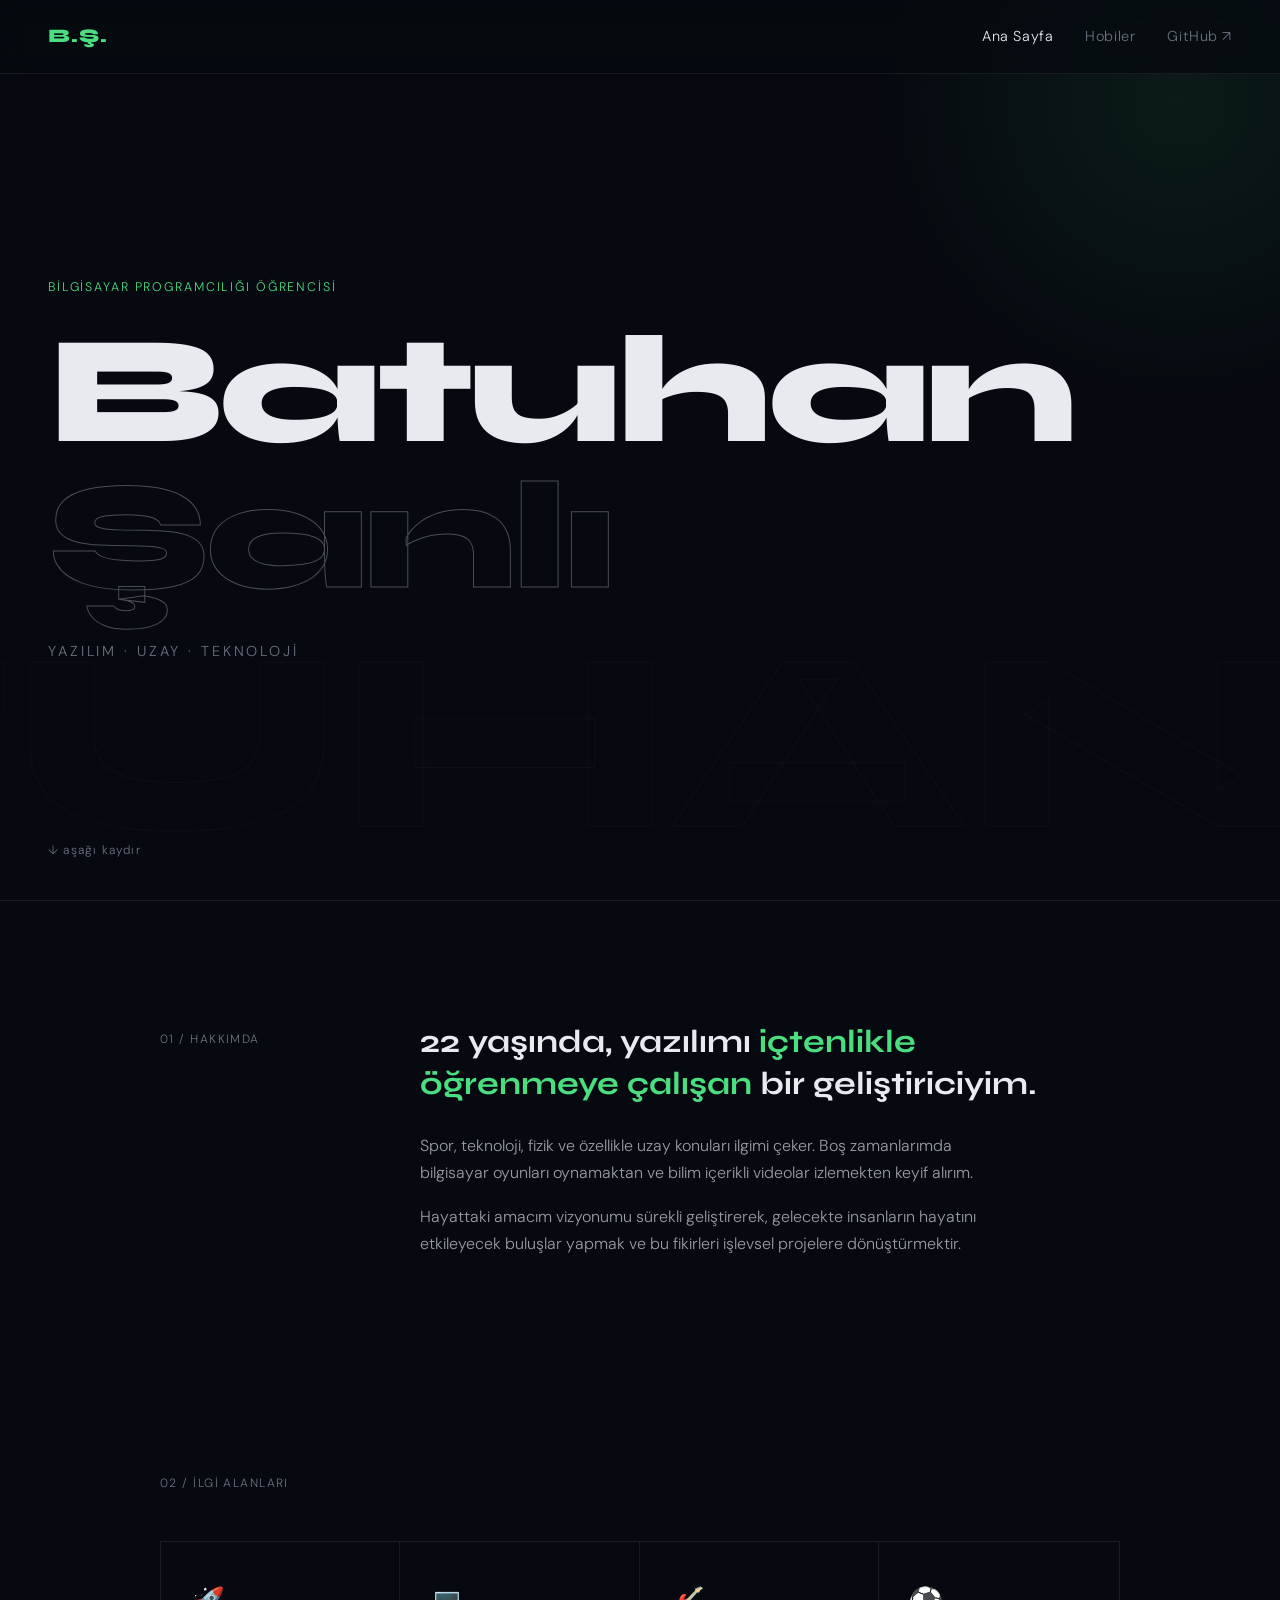
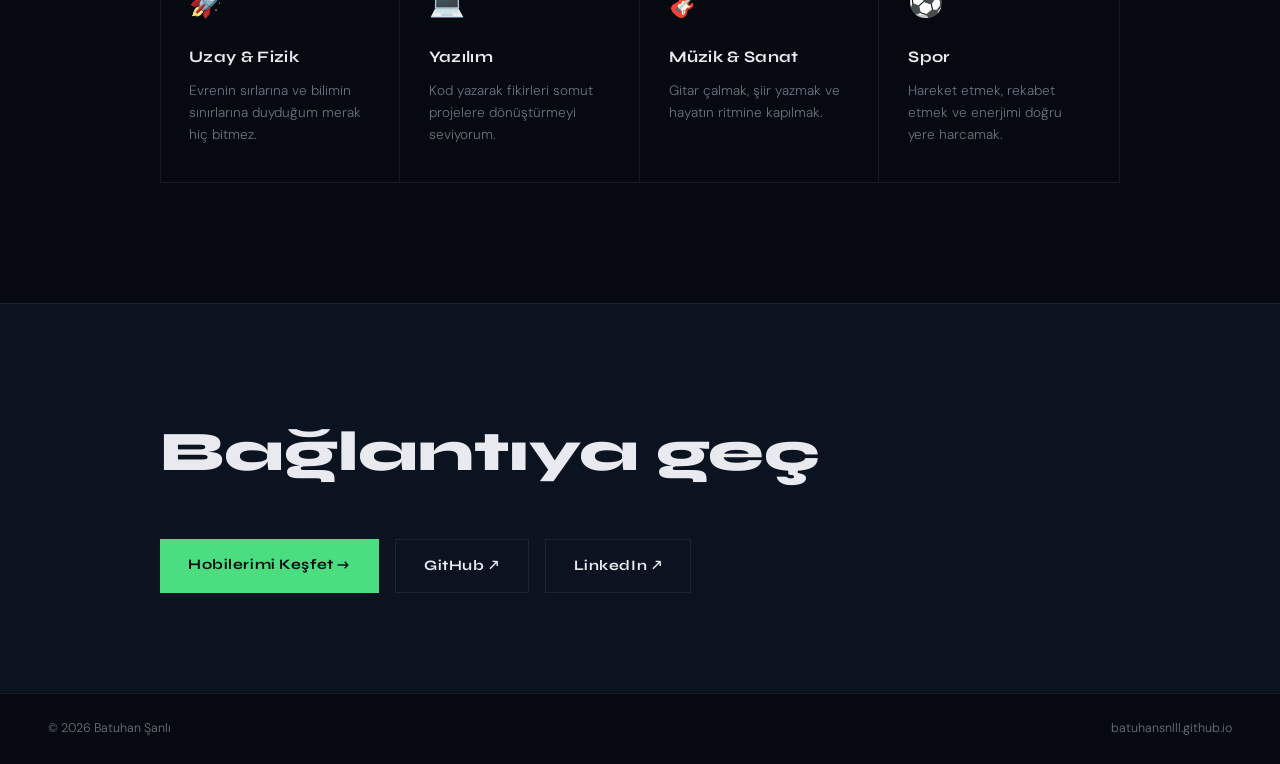
<file: index.html>
<!DOCTYPE html>
<html lang="tr">
<head>
    <meta charset="UTF-8">
    <meta name="viewport" content="width=device-width, initial-scale=1.0">
    <title>Batuhan Şanlı</title>
    <link rel="stylesheet" href="style.css">
    <link rel="preconnect" href="https://fonts.googleapis.com">
    <link href="https://fonts.googleapis.com/css2?family=Syne:wght@400;700;800&family=DM+Sans:ital,wght@0,300;0,400;1,300&display=swap" rel="stylesheet">
</head>
<body>

<nav>
    <span class="nav-logo">B.Ş.</span>
    <div class="nav-links">
        <a href="index.html" class="active">Ana Sayfa</a>
        <a href="hobiler.html">Hobiler</a>
        <a href="https://github.com/batuhansnlll" target="_blank">GitHub ↗</a>
    </div>
</nav>

<main>
    <section class="hero">
        <div class="hero-tag">Bilgisayar Programcılığı Öğrencisi</div>
        <h1 class="hero-title">
            <span class="line line1">Batuhan</span>
            <span class="line line2">Şanlı</span>
        </h1>
        <p class="hero-sub">Yazılım · Uzay · Teknoloji</p>
        <div class="hero-scroll">↓ aşağı kaydır</div>
        <div class="hero-bg-text" aria-hidden="true">BATUHAN</div>
    </section>

    <section class="about">
        <div class="about-grid">
            <div class="about-label">
                <span>01 / Hakkımda</span>
            </div>
            <div class="about-content">
                <p class="about-big">
                    22 yaşında, yazılımı <em>içtenlikle öğrenmeye çalışan</em> bir geliştiriciyim.
                </p>
                <p class="about-body">
                    Spor, teknoloji, fizik ve özellikle uzay konuları ilgimi çeker.
                    Boş zamanlarımda bilgisayar oyunları oynamaktan ve bilim içerikli
                    videolar izlemekten keyif alırım.
                </p>
                <p class="about-body">
                    Hayattaki amacım vizyonumu sürekli geliştirerek, gelecekte insanların
                    hayatını etkileyecek buluşlar yapmak ve bu fikirleri işlevsel projelere
                    dönüştürmektir.
                </p>
            </div>
        </div>
    </section>

    <section class="interests">
        <div class="interests-label">02 / İlgi Alanları</div>
        <div class="interests-grid">
            <div class="interest-card">
                <span class="interest-icon">🚀</span>
                <h3>Uzay & Fizik</h3>
                <p>Evrenin sırlarına ve bilimin sınırlarına duyduğum merak hiç bitmez.</p>
            </div>
            <div class="interest-card">
                <span class="interest-icon">💻</span>
                <h3>Yazılım</h3>
                <p>Kod yazarak fikirleri somut projelere dönüştürmeyi seviyorum.</p>
            </div>
            <div class="interest-card">
                <span class="interest-icon">🎸</span>
                <h3>Müzik & Sanat</h3>
                <p>Gitar çalmak, şiir yazmak ve hayatın ritmine kapılmak.</p>
            </div>
            <div class="interest-card">
                <span class="interest-icon">⚽</span>
                <h3>Spor</h3>
                <p>Hareket etmek, rekabet etmek ve enerjimi doğru yere harcamak.</p>
            </div>
        </div>
    </section>

    <section class="cta">
        <h2>Bağlantıya geç</h2>
        <div class="cta-links">
            <a class="cta-btn" href="hobiler.html">Hobilerimi Keşfet →</a>
            <a class="cta-btn outline" href="https://github.com/batuhansnlll" target="_blank">GitHub ↗</a>
            <a class="cta-btn outline" href="https://www.linkedin.com/in/batuhan-şanlı-a79831256/" target="_blank">LinkedIn ↗</a>
        </div>
    </section>
</main>

<footer>
    <span>© 2026 Batuhan Şanlı</span>
    <span>batuhansnlll.github.io</span>
</footer>

</body>
</html>
</file>
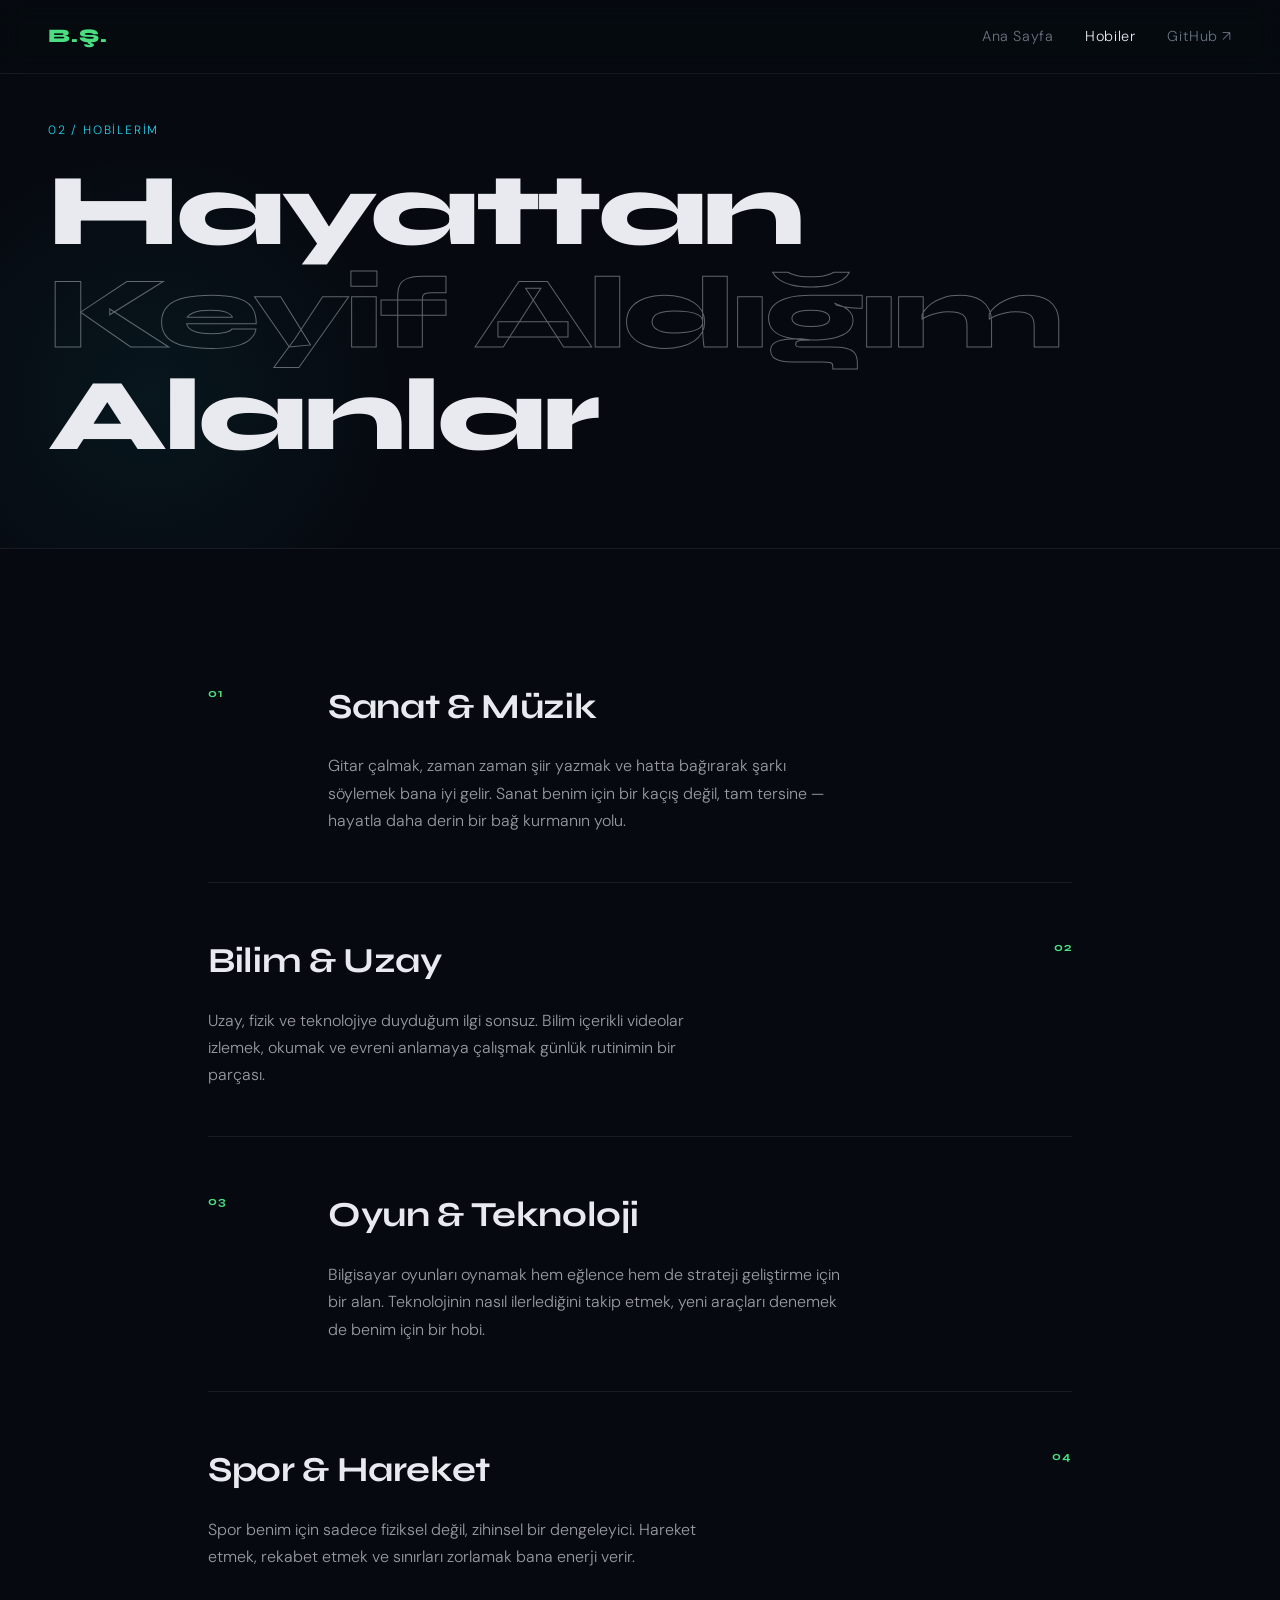
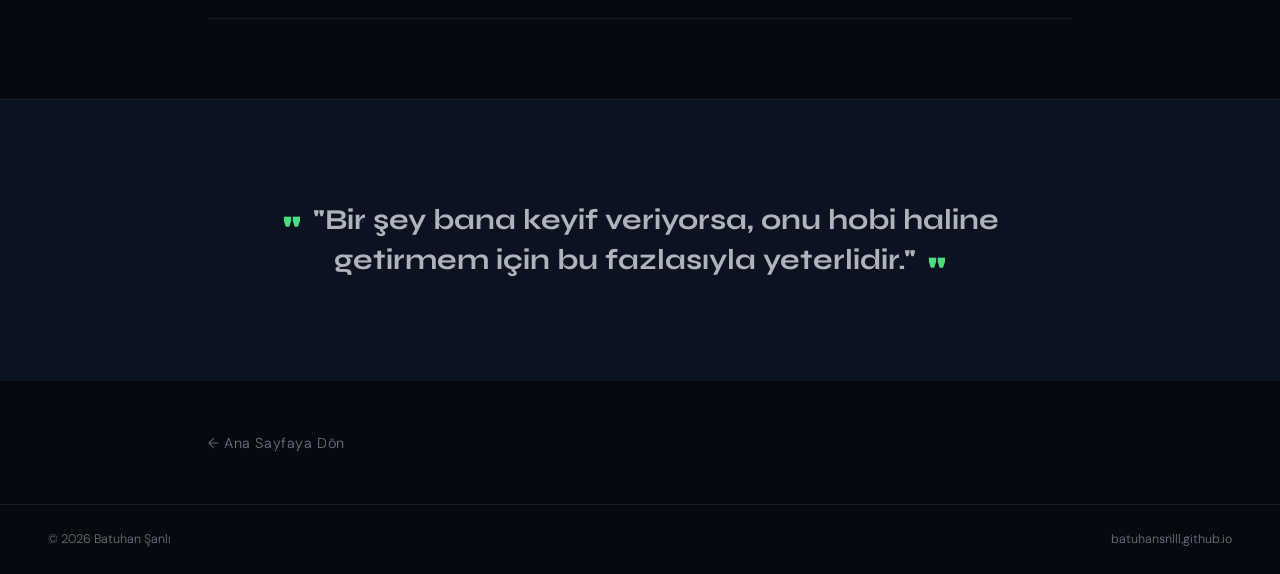
<file: hobiler.html>
<!DOCTYPE html>
<html lang="tr">
<head>
    <meta charset="UTF-8">
    <meta name="viewport" content="width=device-width, initial-scale=1.0">
    <title>Hobilerim — Batuhan Şanlı</title>
    <link rel="stylesheet" href="style.css">
    <link rel="preconnect" href="https://fonts.googleapis.com">
    <link href="https://fonts.googleapis.com/css2?family=Syne:wght@400;700;800&family=DM+Sans:ital,wght@0,300;0,400;1,300&display=swap" rel="stylesheet">
</head>
<body>

<nav>
    <span class="nav-logo">B.Ş.</span>
    <div class="nav-links">
        <a href="index.html">Ana Sayfa</a>
        <a href="hobiler.html" class="active">Hobiler</a>
        <a href="https://github.com/batuhansnlll" target="_blank">GitHub ↗</a>
    </div>
</nav>

<main>
    <section class="page-hero">
        <div class="page-hero-tag">02 / Hobilerim</div>
        <h1 class="page-hero-title">Hayattan<br><em>Keyif Aldığım</em><br>Alanlar</h1>
    </section>

    <section class="hobbies-section">
        <div class="hobby-block">
            <div class="hobby-number">01</div>
            <div class="hobby-content">
                <h2>Sanat & Müzik</h2>
                <p>
                    Gitar çalmak, zaman zaman şiir yazmak ve hatta bağırarak şarkı söylemek
                    bana iyi gelir. Sanat benim için bir kaçış değil, tam tersine — hayatla
                    daha derin bir bağ kurmanın yolu.
                </p>
            </div>
        </div>

        <div class="hobby-block reverse">
            <div class="hobby-number">02</div>
            <div class="hobby-content">
                <h2>Bilim & Uzay</h2>
                <p>
                    Uzay, fizik ve teknolojiye duyduğum ilgi sonsuz. Bilim içerikli
                    videolar izlemek, okumak ve evreni anlamaya çalışmak günlük
                    rutinimin bir parçası.
                </p>
            </div>
        </div>

        <div class="hobby-block">
            <div class="hobby-number">03</div>
            <div class="hobby-content">
                <h2>Oyun & Teknoloji</h2>
                <p>
                    Bilgisayar oyunları oynamak hem eğlence hem de strateji geliştirme
                    için bir alan. Teknolojinin nasıl ilerlediğini takip etmek,
                    yeni araçları denemek de benim için bir hobi.
                </p>
            </div>
        </div>

        <div class="hobby-block reverse">
            <div class="hobby-number">04</div>
            <div class="hobby-content">
                <h2>Spor & Hareket</h2>
                <p>
                    Spor benim için sadece fiziksel değil, zihinsel bir dengeleyici.
                    Hareket etmek, rekabet etmek ve sınırları zorlamak bana enerji verir.
                </p>
            </div>
        </div>
    </section>

    <section class="quote-section">
        <blockquote>
            "Bir şey bana keyif veriyorsa, onu hobi haline getirmem için bu fazlasıyla yeterlidir."
        </blockquote>
    </section>

    <div class="back-link">
        <a href="index.html">← Ana Sayfaya Dön</a>
    </div>
</main>

<footer>
    <span>© 2026 Batuhan Şanlı</span>
    <span>batuhansnlll.github.io</span>
</footer>

</body>
</html>
</file>
<file: style.css>
/* ── VARIABLES ── */
:root {
    --bg: #060a10;
    --bg2: #0c1320;
    --text: #e8eaf0;
    --muted: #6b7280;
    --accent: #4ade80;
    --accent2: #22d3ee;
    --border: rgba(255,255,255,0.07);
    --font-display: 'Syne', sans-serif;
    --font-body: 'DM Sans', sans-serif;
}

/* ── RESET ── */
*, *::before, *::after { box-sizing: border-box; margin: 0; padding: 0; }

html { scroll-behavior: smooth; }

body {
    background: var(--bg);
    color: var(--text);
    font-family: var(--font-body);
    font-weight: 300;
    line-height: 1.7;
    overflow-x: hidden;
}

/* ── NAV ── */
nav {
    position: fixed;
    top: 0; left: 0; right: 0;
    z-index: 100;
    display: flex;
    align-items: center;
    justify-content: space-between;
    padding: 20px 48px;
    background: rgba(6,10,16,0.8);
    backdrop-filter: blur(12px);
    border-bottom: 1px solid var(--border);
}

.nav-logo {
    font-family: var(--font-display);
    font-weight: 800;
    font-size: 1.2rem;
    letter-spacing: 0.05em;
    color: var(--accent);
}

.nav-links {
    display: flex;
    gap: 32px;
}

.nav-links a {
    color: var(--muted);
    text-decoration: none;
    font-size: 0.9rem;
    letter-spacing: 0.04em;
    transition: color 0.2s;
}

.nav-links a:hover,
.nav-links a.active {
    color: var(--text);
}

/* ── HERO ── */
.hero {
    min-height: 100vh;
    display: flex;
    flex-direction: column;
    justify-content: center;
    align-items: flex-start;
    padding: 120px 48px 80px;
    position: relative;
    overflow: hidden;
}

.hero::before {
    content: '';
    position: absolute;
    top: -200px; right: -200px;
    width: 600px; height: 600px;
    background: radial-gradient(circle, rgba(74,222,128,0.08) 0%, transparent 70%);
    pointer-events: none;
}

.hero-tag {
    font-size: 0.78rem;
    letter-spacing: 0.15em;
    text-transform: uppercase;
    color: var(--accent);
    margin-bottom: 24px;
    opacity: 0;
    animation: slideUp 0.8s forwards 0.2s;
}

.hero-title {
    font-family: var(--font-display);
    font-weight: 800;
    font-size: clamp(4rem, 12vw, 10rem);
    line-height: 0.9;
    letter-spacing: -0.03em;
    display: flex;
    flex-direction: column;
    gap: 8px;
}

.line {
    display: block;
    opacity: 0;
    transform: translateY(40px);
}

.line1 { animation: slideUp 0.8s forwards 0.4s; }
.line2 {
    animation: slideUp 0.8s forwards 0.6s;
    -webkit-text-stroke: 1px rgba(232,234,240,0.3);
    color: transparent;
}

.hero-sub {
    margin-top: 32px;
    font-size: 0.9rem;
    letter-spacing: 0.2em;
    text-transform: uppercase;
    color: var(--muted);
    opacity: 0;
    animation: slideUp 0.8s forwards 0.8s;
}

.hero-scroll {
    position: absolute;
    bottom: 40px; left: 48px;
    font-size: 0.75rem;
    letter-spacing: 0.1em;
    color: var(--muted);
    opacity: 0;
    animation: slideUp 0.8s forwards 1.2s;
}

.hero-bg-text {
    position: absolute;
    right: -20px; bottom: -60px;
    font-family: var(--font-display);
    font-size: clamp(8rem, 20vw, 18rem);
    font-weight: 800;
    color: transparent;
    -webkit-text-stroke: 1px rgba(255,255,255,0.03);
    pointer-events: none;
    user-select: none;
    white-space: nowrap;
}

/* ── ABOUT ── */
.about {
    padding: 120px 48px;
    border-top: 1px solid var(--border);
}

.about-grid {
    display: grid;
    grid-template-columns: 200px 1fr;
    gap: 60px;
    max-width: 960px;
    margin: auto;
}

.about-label {
    font-size: 0.75rem;
    letter-spacing: 0.12em;
    text-transform: uppercase;
    color: var(--muted);
    padding-top: 8px;
}

.about-big {
    font-family: var(--font-display);
    font-size: clamp(1.4rem, 3vw, 2rem);
    font-weight: 700;
    line-height: 1.3;
    margin-bottom: 28px;
}

.about-big em {
    color: var(--accent);
    font-style: normal;
}

.about-body {
    color: rgba(232,234,240,0.65);
    font-size: 1rem;
    margin-bottom: 16px;
    max-width: 560px;
}

/* ── INTERESTS ── */
.interests {
    padding: 80px 48px 120px;
}

.interests-label {
    font-size: 0.75rem;
    letter-spacing: 0.12em;
    text-transform: uppercase;
    color: var(--muted);
    max-width: 960px;
    margin: 0 auto 48px;
}

.interests-grid {
    display: grid;
    grid-template-columns: repeat(auto-fit, minmax(200px, 1fr));
    gap: 1px;
    max-width: 960px;
    margin: auto;
    border: 1px solid var(--border);
}

.interest-card {
    padding: 36px 28px;
    border-right: 1px solid var(--border);
    transition: background 0.3s;
}

.interest-card:last-child { border-right: none; }

.interest-card:hover {
    background: var(--bg2);
}

.interest-icon {
    font-size: 1.8rem;
    display: block;
    margin-bottom: 16px;
}

.interest-card h3 {
    font-family: var(--font-display);
    font-size: 1rem;
    font-weight: 700;
    margin-bottom: 10px;
    letter-spacing: 0.02em;
}

.interest-card p {
    font-size: 0.85rem;
    color: var(--muted);
    line-height: 1.6;
}

/* ── CTA ── */
.cta {
    padding: 100px 48px;
    border-top: 1px solid var(--border);
    background: var(--bg2);
}

.cta h2 {
    font-family: var(--font-display);
    font-size: clamp(2rem, 5vw, 3.5rem);
    font-weight: 800;
    margin-bottom: 40px;
    max-width: 960px;
    margin-left: auto;
    margin-right: auto;
}

.cta-links {
    display: flex;
    flex-wrap: wrap;
    gap: 16px;
    max-width: 960px;
    margin: auto;
}

.cta-btn {
    display: inline-block;
    padding: 14px 28px;
    background: var(--accent);
    color: #060a10;
    text-decoration: none;
    font-family: var(--font-display);
    font-weight: 700;
    font-size: 0.9rem;
    letter-spacing: 0.04em;
    transition: transform 0.2s, background 0.2s;
}

.cta-btn:hover {
    transform: translateY(-2px);
    background: #86efac;
}

.cta-btn.outline {
    background: transparent;
    color: var(--text);
    border: 1px solid var(--border);
}

.cta-btn.outline:hover {
    border-color: var(--accent);
    color: var(--accent);
    background: transparent;
}

/* ── FOOTER ── */
footer {
    display: flex;
    justify-content: space-between;
    padding: 24px 48px;
    border-top: 1px solid var(--border);
    font-size: 0.78rem;
    color: var(--muted);
}

/* ── HOBILER PAGE ── */
.page-hero {
    min-height: 55vh;
    display: flex;
    flex-direction: column;
    justify-content: flex-end;
    padding: 120px 48px 80px;
    border-bottom: 1px solid var(--border);
    position: relative;
    overflow: hidden;
}

.page-hero::before {
    content: '';
    position: absolute;
    bottom: -100px; left: -100px;
    width: 500px; height: 500px;
    background: radial-gradient(circle, rgba(34,211,238,0.06) 0%, transparent 70%);
    pointer-events: none;
}

.page-hero-tag {
    font-size: 0.75rem;
    letter-spacing: 0.15em;
    text-transform: uppercase;
    color: var(--accent2);
    margin-bottom: 20px;
    animation: slideUp 0.7s forwards;
}

.page-hero-title {
    font-family: var(--font-display);
    font-weight: 800;
    font-size: clamp(3rem, 8vw, 7rem);
    line-height: 1;
    letter-spacing: -0.03em;
    animation: slideUp 0.8s forwards 0.2s;
    opacity: 0;
}

.page-hero-title em {
    font-style: normal;
    color: transparent;
    -webkit-text-stroke: 1px rgba(232,234,240,0.4);
}

/* ── HOBBY BLOCKS ── */
.hobbies-section {
    max-width: 960px;
    margin: auto;
    padding: 80px 48px;
}

.hobby-block {
    display: grid;
    grid-template-columns: 80px 1fr;
    gap: 40px;
    padding: 48px 0;
    border-bottom: 1px solid var(--border);
    align-items: start;
}

.hobby-block.reverse {
    grid-template-columns: 1fr 80px;
}

.hobby-block.reverse .hobby-number {
    order: 2;
    text-align: right;
}

.hobby-number {
    font-family: var(--font-display);
    font-size: 0.75rem;
    font-weight: 700;
    letter-spacing: 0.1em;
    color: var(--accent);
    padding-top: 6px;
}

.hobby-content h2 {
    font-family: var(--font-display);
    font-size: clamp(1.6rem, 3vw, 2.2rem);
    font-weight: 700;
    margin-bottom: 16px;
    letter-spacing: -0.01em;
}

.hobby-content p {
    color: rgba(232,234,240,0.65);
    font-size: 1rem;
    max-width: 520px;
}

/* ── QUOTE ── */
.quote-section {
    padding: 100px 48px;
    background: var(--bg2);
    border-top: 1px solid var(--border);
}

blockquote {
    max-width: 720px;
    margin: auto;
    font-family: var(--font-display);
    font-size: clamp(1.2rem, 2.5vw, 1.8rem);
    font-weight: 700;
    line-height: 1.4;
    text-align: center;
    color: rgba(232,234,240,0.75);
}

blockquote::before { content: '"'; color: var(--accent); font-size: 3rem; line-height: 0; vertical-align: -0.4em; margin-right: 4px; }
blockquote::after { content: '"'; color: var(--accent); font-size: 3rem; line-height: 0; vertical-align: -0.4em; margin-left: 4px; }

/* ── BACK LINK ── */
.back-link {
    padding: 48px;
    max-width: 960px;
    margin: auto;
}

.back-link a {
    color: var(--muted);
    text-decoration: none;
    font-size: 0.9rem;
    letter-spacing: 0.04em;
    transition: color 0.2s;
}

.back-link a:hover { color: var(--accent); }

/* ── ANIMATIONS ── */
@keyframes slideUp {
    from { opacity: 0; transform: translateY(30px); }
    to   { opacity: 1; transform: translateY(0); }
}

/* ── RESPONSIVE ── */
@media (max-width: 768px) {
    nav { padding: 16px 24px; }
    .nav-links { gap: 20px; }

    .hero, .about, .interests, .cta, .page-hero, .back-link { padding-left: 24px; padding-right: 24px; }

    .about-grid { grid-template-columns: 1fr; gap: 24px; }
    .about-label { display: none; }

    .hobby-block, .hobby-block.reverse {
        grid-template-columns: 1fr;
        gap: 16px;
    }
    .hobby-block.reverse .hobby-number { order: 0; text-align: left; }

    .interests-grid { grid-template-columns: 1fr 1fr; }
    .interest-card { border-right: none; border-bottom: 1px solid var(--border); }

    footer { flex-direction: column; gap: 8px; }
}
</file>
